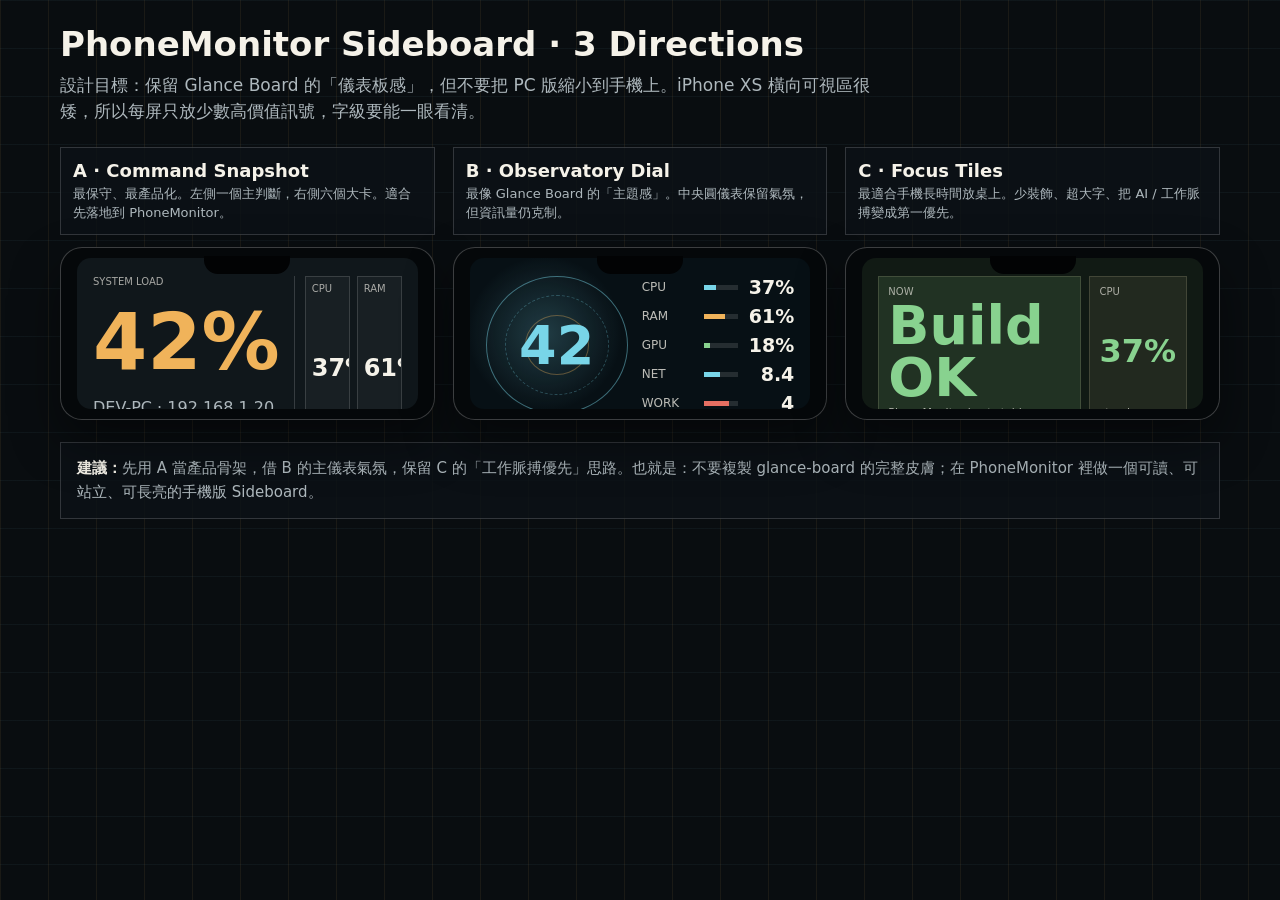
<file: docs/design/sideboard-directions.html>
<!doctype html>
<html lang="zh-Hant">
<head>
  <meta charset="utf-8">
  <meta name="viewport" content="width=device-width, initial-scale=1">
  <title>PhoneMonitor Sideboard Directions</title>
  <!--
    Assumptions for review:
    - Target device is iPhone XS in landscape, roughly 812x375 CSS px before browser chrome/safe-area loss.
    - The original Glance Board works well on a true PC display because it can use density, atmosphere, and many simultaneous cards.
    - On a phone, the winning direction is not "smaller Glance Board"; it is "fewer signals, bigger type, faster glance".
    - Data shown here is representative placeholder data matching the Glance Board API shape. Production should bind real /api/sideboard/* data.
    - The safest product split is: PC Glance Board keeps rich skins; PhoneMonitor Sideboard gets a phone-first readout skin inspired by it.
  -->
  <style>
    :root {
      color-scheme: dark;
      --ink: #f5f2e9;
      --muted: #aeb8bd;
      --panel: #151c20;
      --line: rgba(255,255,255,.16);
      --amber: #f0b35a;
      --cyan: #78d5e8;
      --green: #88d28f;
      --red: #e56f62;
      font-family: "Aptos", "Segoe UI", system-ui, sans-serif;
      background: #090d10;
      color: var(--ink);
    }

    * { box-sizing: border-box; }

    body {
      margin: 0;
      min-height: 100vh;
      padding: 24px;
      background:
        linear-gradient(90deg, rgba(240,179,90,.08) 1px, transparent 1px),
        linear-gradient(180deg, rgba(120,213,232,.05) 1px, transparent 1px),
        #090d10;
      background-size: 48px 48px;
    }

    header {
      display: grid;
      gap: 8px;
      max-width: 1160px;
      margin: 0 auto 22px;
    }

    h1 {
      margin: 0;
      font-size: 34px;
      letter-spacing: 0;
    }

    header p {
      margin: 0;
      max-width: 820px;
      color: var(--muted);
      font-size: 17px;
      line-height: 1.55;
    }

    .directions {
      display: grid;
      grid-template-columns: repeat(3, minmax(0, 1fr));
      gap: 18px;
      max-width: 1160px;
      margin: 0 auto;
      align-items: start;
    }

    .direction {
      display: grid;
      gap: 12px;
    }

    .label {
      display: grid;
      gap: 4px;
      min-height: 86px;
      padding: 12px;
      border: 1px solid var(--line);
      background: rgba(12,18,22,.82);
    }

    .label b {
      font-size: 18px;
    }

    .label span {
      color: var(--muted);
      font-size: 13px;
      line-height: 1.45;
    }

    .phone {
      width: 100%;
      aspect-ratio: 812 / 375;
      padding: 10px 16px;
      border: 1px solid rgba(255,255,255,.22);
      border-radius: 22px;
      background: #05080a;
      box-shadow: 0 22px 50px rgba(0,0,0,.44);
      overflow: hidden;
      position: relative;
    }

    .phone::before {
      content: "";
      position: absolute;
      left: 50%;
      top: 8px;
      width: 86px;
      height: 18px;
      border-radius: 0 0 14px 14px;
      transform: translateX(-50%);
      background: #020304;
      z-index: 3;
    }

    .screen {
      width: 100%;
      height: 100%;
      border-radius: 14px;
      overflow: hidden;
      position: relative;
    }

    .metric {
      display: grid;
      gap: 3px;
      min-width: 0;
    }

    .kicker {
      color: rgba(245,242,233,.66);
      font-size: 10px;
      text-transform: uppercase;
    }

    .value {
      font-weight: 800;
      line-height: .95;
      letter-spacing: 0;
    }

    .sub {
      color: rgba(245,242,233,.68);
      font-size: 11px;
      line-height: 1.25;
    }

    .bar {
      height: 5px;
      overflow: hidden;
      background: rgba(255,255,255,.12);
    }

    .bar span {
      display: block;
      height: 100%;
      background: currentColor;
    }

    .a .screen {
      display: grid;
      grid-template-columns: .95fr 1.05fr;
      gap: 10px;
      padding: 18px 16px 14px;
      background: #10171b;
      color: var(--ink);
    }

    .a .hero {
      display: grid;
      align-content: center;
      gap: 10px;
      border-right: 1px solid rgba(255,255,255,.16);
      padding-right: 14px;
    }

    .a .load {
      font-size: clamp(56px, 7vw, 78px);
      color: var(--amber);
    }

    .a .hero p {
      margin: 0;
      color: var(--muted);
      font-size: 16px;
      line-height: 1.35;
    }

    .a .stack {
      display: grid;
      grid-template-columns: repeat(2, minmax(0, 1fr));
      grid-template-rows: 1fr;
      gap: 7px;
      align-content: stretch;
      min-height: 0;
    }

    .a .tile {
      display: grid;
      align-content: space-between;
      min-height: 0;
      padding: 6px;
      border: 1px solid rgba(255,255,255,.14);
      background: rgba(255,255,255,.035);
      overflow: hidden;
    }

    .a .value { font-size: clamp(19px, 2.15vw, 24px); }
    .a .sub { font-size: 10px; }
    .a .tile:nth-child(n+3) .sub { display: none; }

    .b .screen {
      display: grid;
      grid-template-columns: 142px 1fr;
      gap: 14px;
      padding: 18px 16px 14px;
      background:
        radial-gradient(circle at 22% 50%, rgba(120,213,232,.22), transparent 28%),
        #071015;
    }

    .b .dial {
      display: grid;
      place-items: center;
      border-radius: 50%;
      border: 1px solid rgba(120,213,232,.46);
      position: relative;
    }

    .b .dial::before,
    .b .dial::after {
      content: "";
      position: absolute;
      inset: 18px;
      border: 1px dashed rgba(120,213,232,.28);
      border-radius: 50%;
    }

    .b .dial::after {
      inset: 38px;
      border-style: solid;
      border-color: rgba(240,179,90,.35);
    }

    .b .dial strong {
      position: relative;
      font-size: 54px;
      color: var(--cyan);
      z-index: 1;
    }

    .b .rail {
      display: grid;
      gap: 7px;
      align-content: center;
    }

    .b .row {
      display: grid;
      grid-template-columns: 54px 1fr 48px;
      gap: 8px;
      align-items: center;
      font-size: 12px;
      color: rgba(245,242,233,.76);
    }

    .b .row b {
      color: var(--ink);
      font-size: 19px;
      text-align: right;
    }

    .c .screen {
      display: grid;
      grid-template-columns: 1fr 1fr 1fr;
      grid-template-rows: 1fr 1fr;
      gap: 8px;
      padding: 18px 16px 14px;
      background: #111a14;
    }

    .c .cell {
      display: grid;
      align-content: space-between;
      padding: 9px;
      background: rgba(224, 213, 170, .08);
      border: 1px solid rgba(224, 213, 170, .17);
    }

    .c .cell.primary {
      grid-column: span 2;
      background: rgba(136,210,143,.13);
    }

    .c .value { font-size: clamp(24px, 3vw, 32px); color: var(--green); }
    .c .primary .value { font-size: clamp(42px, 5vw, 54px); }

    .decision {
      max-width: 1160px;
      margin: 22px auto 0;
      padding: 14px 16px;
      border: 1px solid var(--line);
      background: rgba(12,18,22,.82);
      color: var(--muted);
      font-size: 15px;
      line-height: 1.55;
    }

    .decision b {
      color: var(--ink);
    }

    @media (max-width: 980px) {
      .directions { grid-template-columns: 1fr; }
      .label { min-height: 0; }
    }
  </style>
</head>
<body>
  <header>
    <h1>PhoneMonitor Sideboard · 3 Directions</h1>
    <p>設計目標：保留 Glance Board 的「儀表板感」，但不要把 PC 版縮小到手機上。iPhone XS 橫向可視區很矮，所以每屏只放少數高價值訊號，字級要能一眼看清。</p>
  </header>

  <main class="directions">
    <section class="direction">
      <div class="label">
        <b>A · Command Snapshot</b>
        <span>最保守、最產品化。左側一個主判斷，右側六個大卡。適合先落地到 PhoneMonitor。</span>
      </div>
      <div class="phone a">
        <div class="screen">
          <div class="hero">
            <span class="kicker">System Load</span>
            <strong class="load">42%</strong>
            <p>DEV-PC · 192.168.1.20<br>CPU steady, memory pressure normal.</p>
          </div>
          <div class="stack">
            <div class="tile metric"><span class="kicker">CPU</span><strong class="value">37%</strong><span class="sub">temp N/A</span></div>
            <div class="tile metric"><span class="kicker">RAM</span><strong class="value">61%</strong><span class="sub">19 / 32GB</span></div>
          </div>
        </div>
      </div>
    </section>

    <section class="direction">
      <div class="label">
        <b>B · Observatory Dial</b>
        <span>最像 Glance Board 的「主題感」。中央圓儀表保留氣氛，但資訊量仍克制。</span>
      </div>
      <div class="phone b">
        <div class="screen">
          <div class="dial"><strong>42</strong></div>
          <div class="rail">
            <div class="row"><span>CPU</span><div class="bar" style="color: var(--cyan)"><span style="width:37%"></span></div><b>37%</b></div>
            <div class="row"><span>RAM</span><div class="bar" style="color: var(--amber)"><span style="width:61%"></span></div><b>61%</b></div>
            <div class="row"><span>GPU</span><div class="bar" style="color: var(--green)"><span style="width:18%"></span></div><b>18%</b></div>
            <div class="row"><span>NET</span><div class="bar" style="color: var(--cyan)"><span style="width:46%"></span></div><b>8.4</b></div>
            <div class="row"><span>WORK</span><div class="bar" style="color: var(--red)"><span style="width:72%"></span></div><b>4</b></div>
          </div>
        </div>
      </div>
    </section>

    <section class="direction">
      <div class="label">
        <b>C · Focus Tiles</b>
        <span>最適合手機長時間放桌上。少裝飾、超大字、把 AI / 工作脈搏變成第一優先。</span>
      </div>
      <div class="phone c">
        <div class="screen">
          <div class="cell primary metric"><span class="kicker">Now</span><strong class="value">Build OK</strong><span class="sub">PhoneMonitor host stable</span></div>
          <div class="cell metric"><span class="kicker">CPU</span><strong class="value">37%</strong><span class="sub">steady</span></div>
          <div class="cell metric"><span class="kicker">Quota</span><strong class="value">5h</strong><span class="sub">weekly AI window</span></div>
          <div class="cell metric"><span class="kicker">RAM</span><strong class="value">61%</strong><span class="sub">19 / 32GB</span></div>
          <div class="cell metric"><span class="kicker">Next</span><strong class="value">GB</strong><span class="sub">sideboard API</span></div>
        </div>
      </div>
    </section>
  </main>

  <section class="decision">
    <b>建議：</b>先用 A 當產品骨架，借 B 的主儀表氣氛，保留 C 的「工作脈搏優先」思路。也就是：不要複製 glance-board 的完整皮膚；在 PhoneMonitor 裡做一個可讀、可站立、可長亮的手機版 Sideboard。
  </section>
</body>
</html>
</file>
